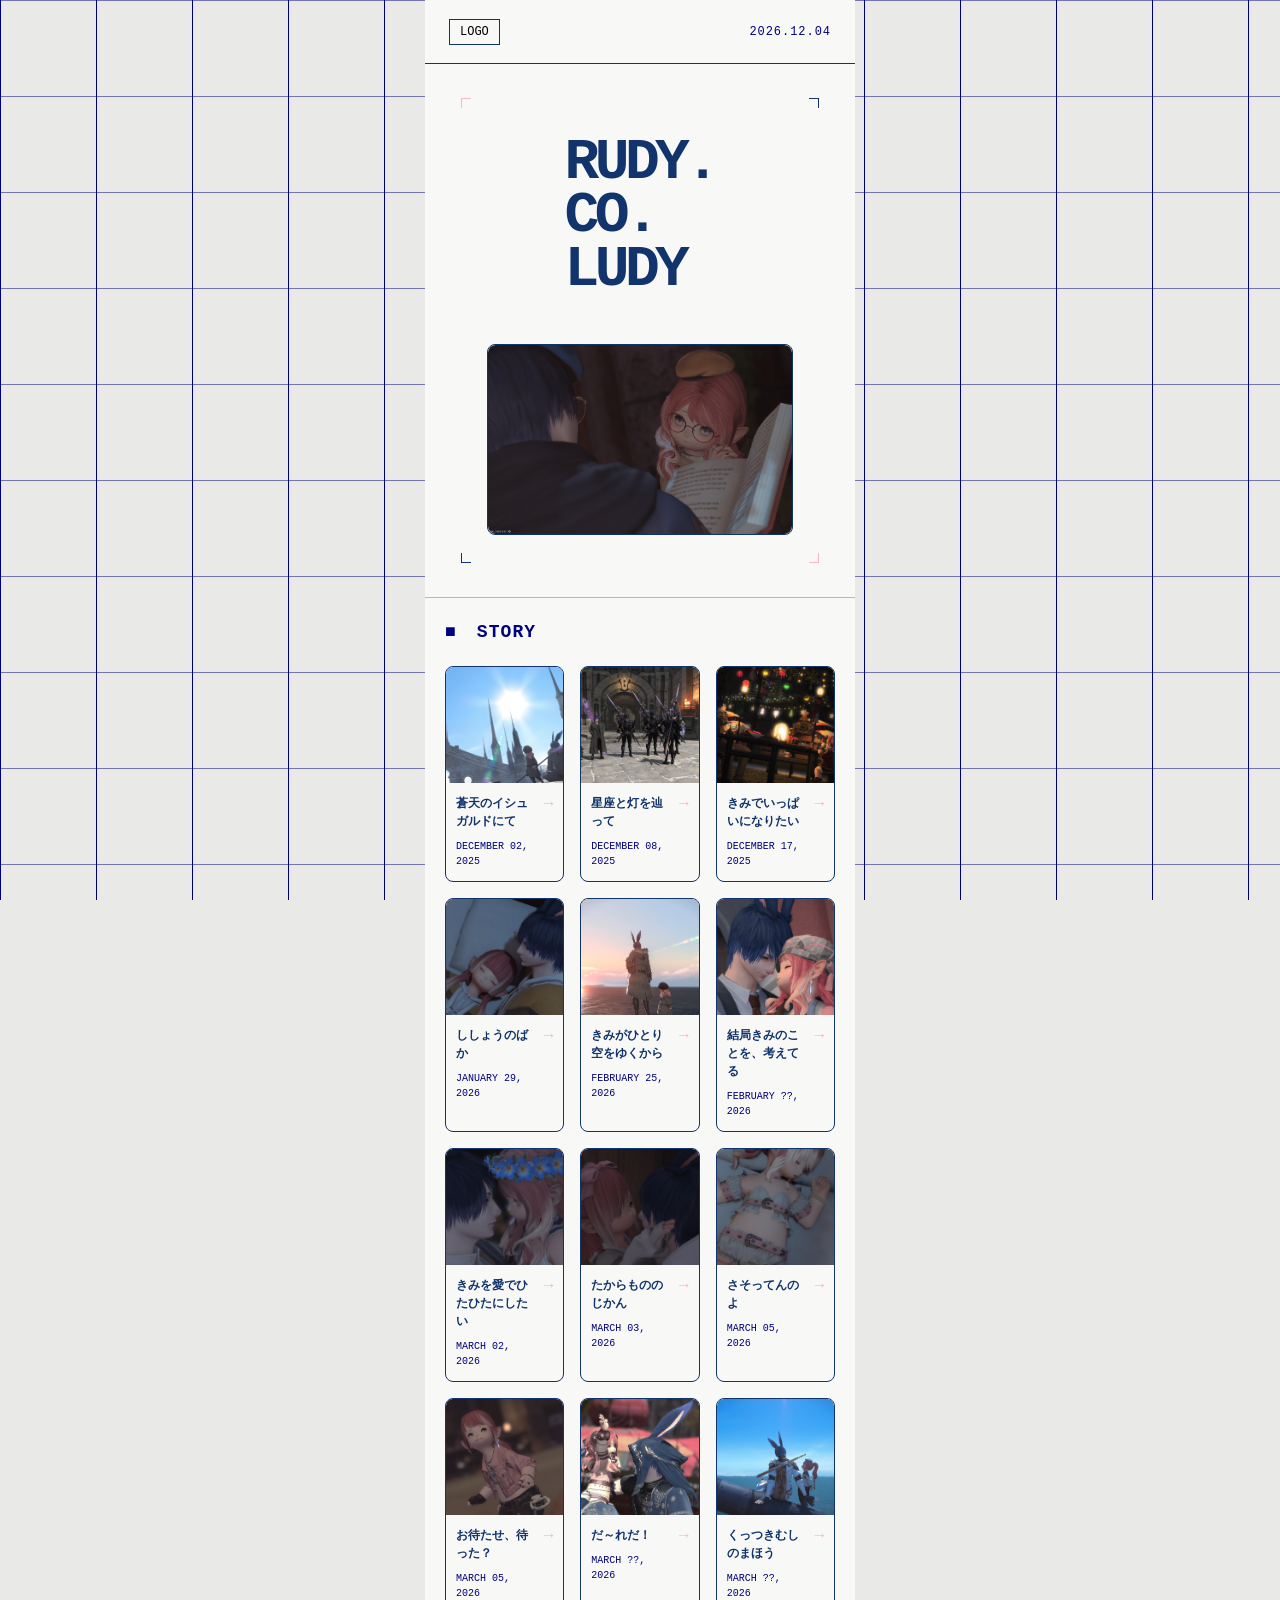
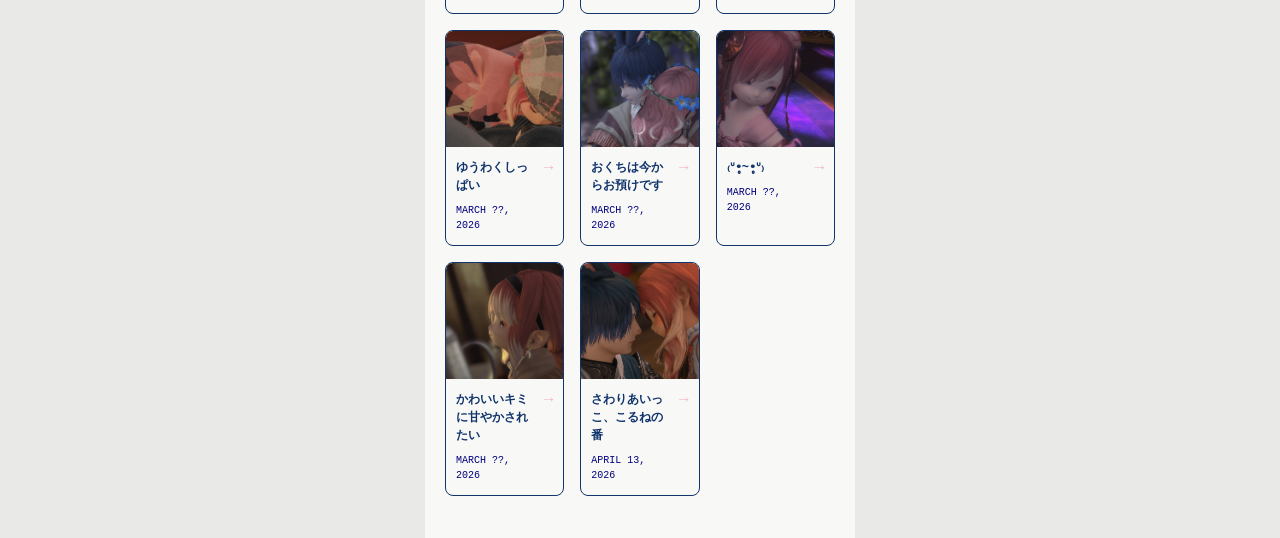
<file: index.html>
<!doctype html>
<html lang="ja">
  <head>
    <meta charset="UTF-8" />
    <meta name="viewport" content="width=device-width, initial-scale=1.0" />
    <meta name="robots" content="noindex,nofollow,noarchive,nosnippet" />
    <title>rudy.co.ludy</title>
    <link rel="stylesheet" href="style.css" />
  </head>
  <body>
    <div class="background-layer"></div>
    <main class="page">
      <header class="top-bar">
        <div class="logo-box">LOGO</div>
        <div class="date" id="currentDate"></div>
      </header>

      <section class="hero">
        <span class="corner c1"></span>
        <span class="corner c2"></span>
        <span class="corner c3"></span>
        <span class="corner c4"></span>

        <h1 class="main-logo">
          RUDY.<br />
          CO.<br />
          LUDY
        </h1>
        <div class="hero-image">
          <img id="randomImage" src="" alt="" />
        </div>
      </section>

      <section class="story-section">
        <div class="section-title">
          <span>■</span>
          STORY
        </div>

        <div class="story-list" id="storyList"></div>
      </section>
    </main>
  </body>
</html>

<script src="js/stories.js"></script>
<script src="js/main.js"></script>
</file>
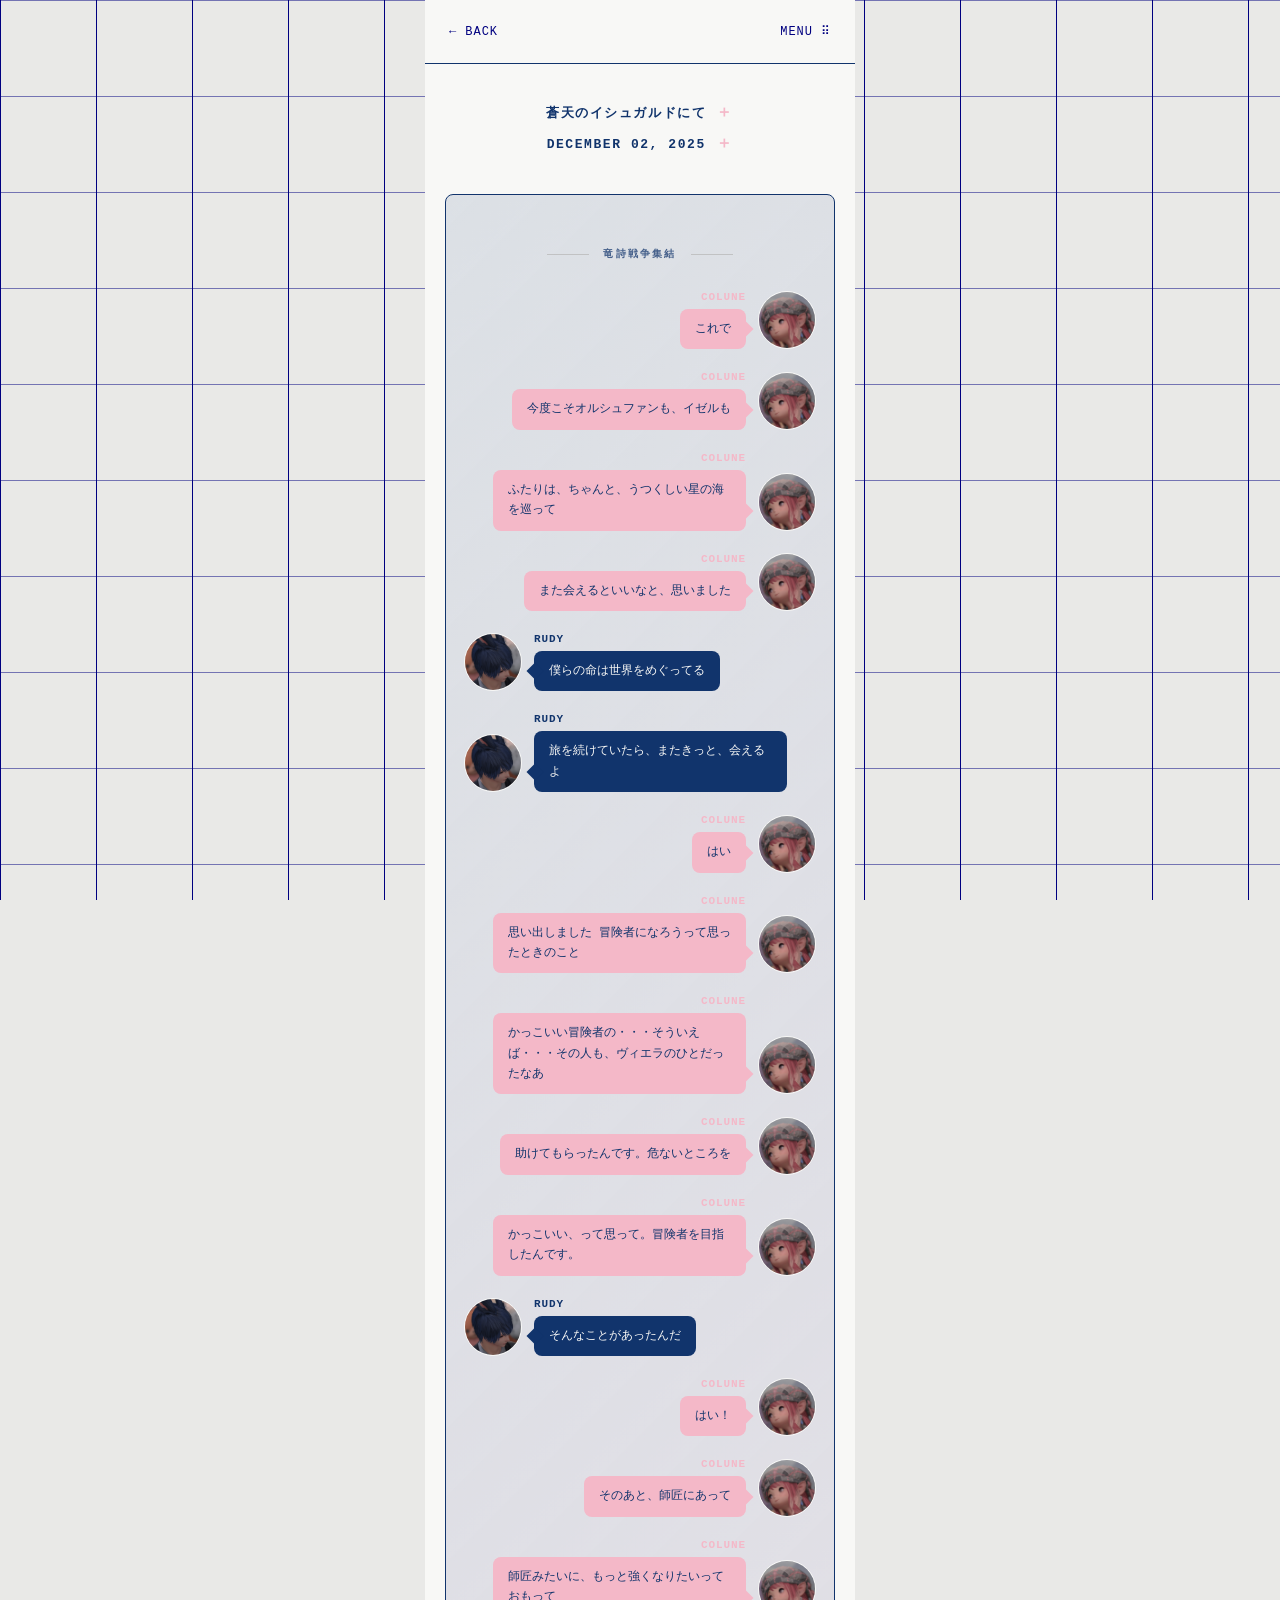
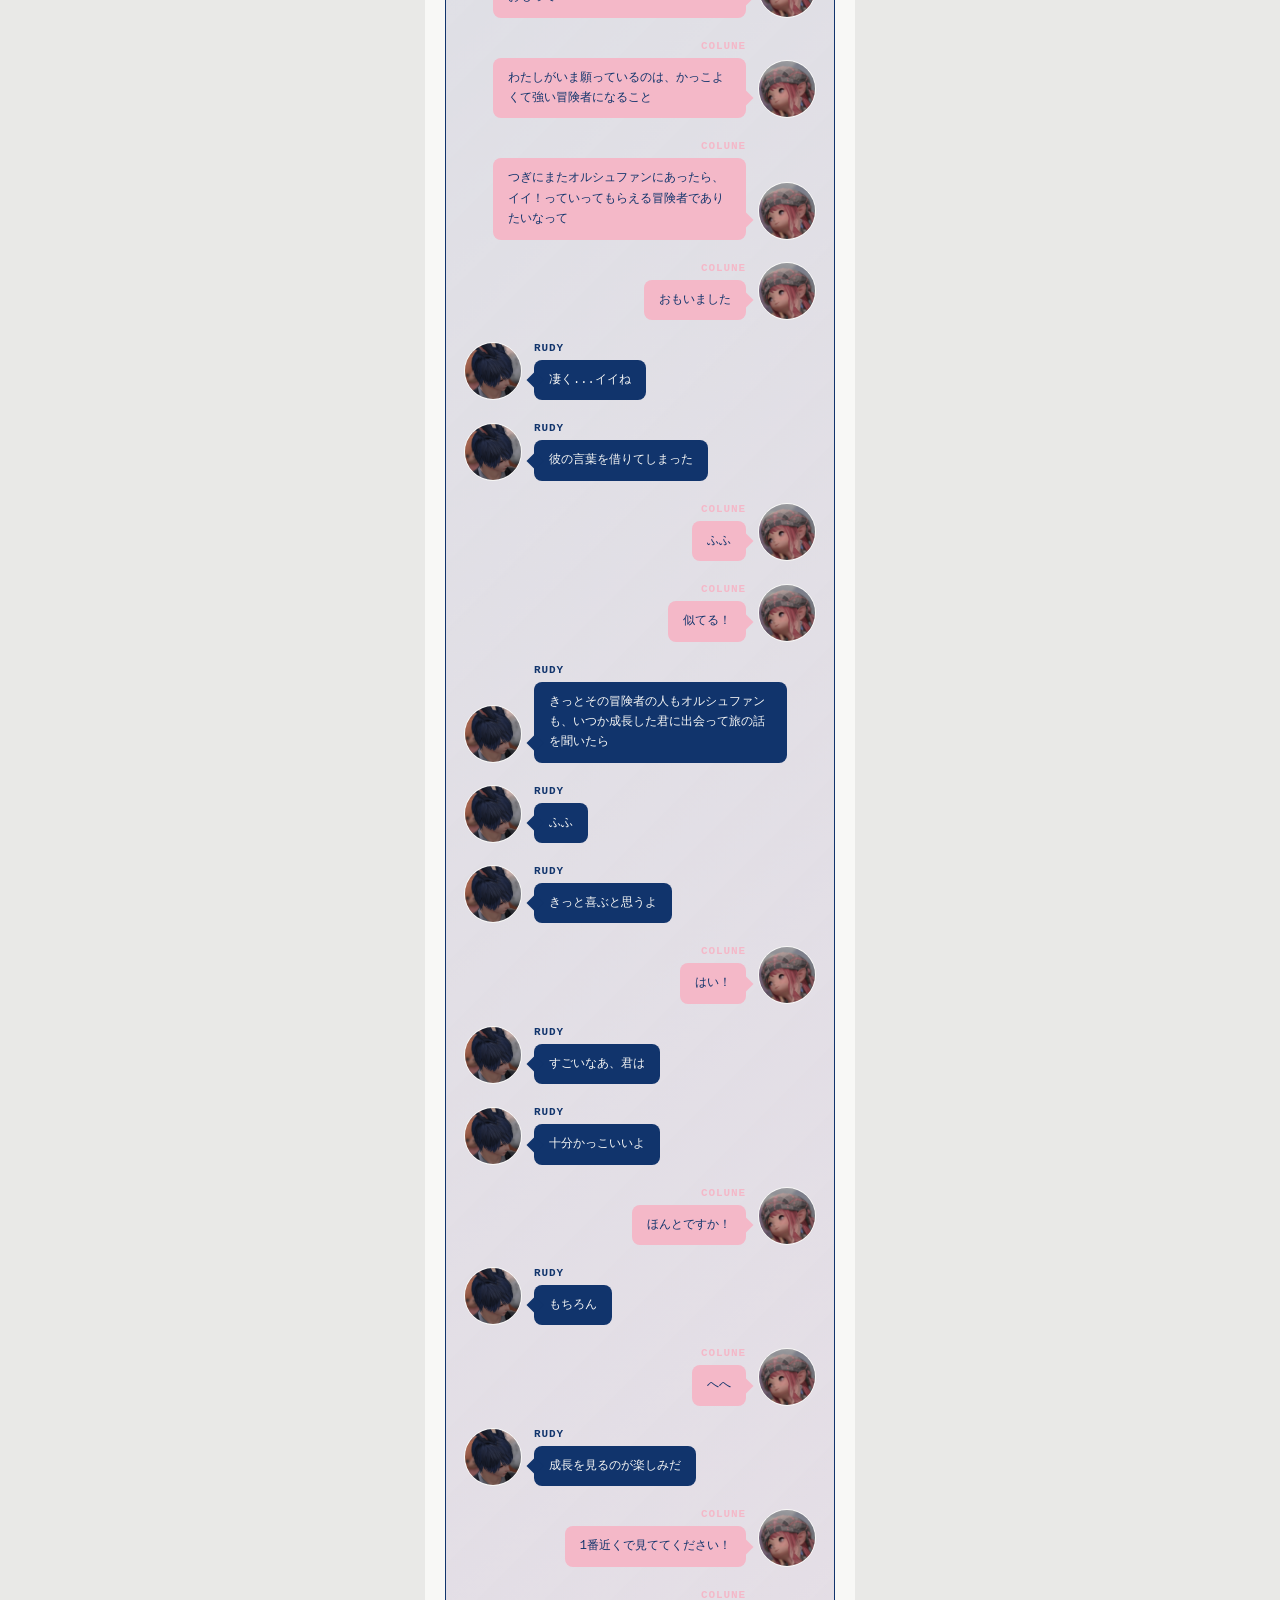
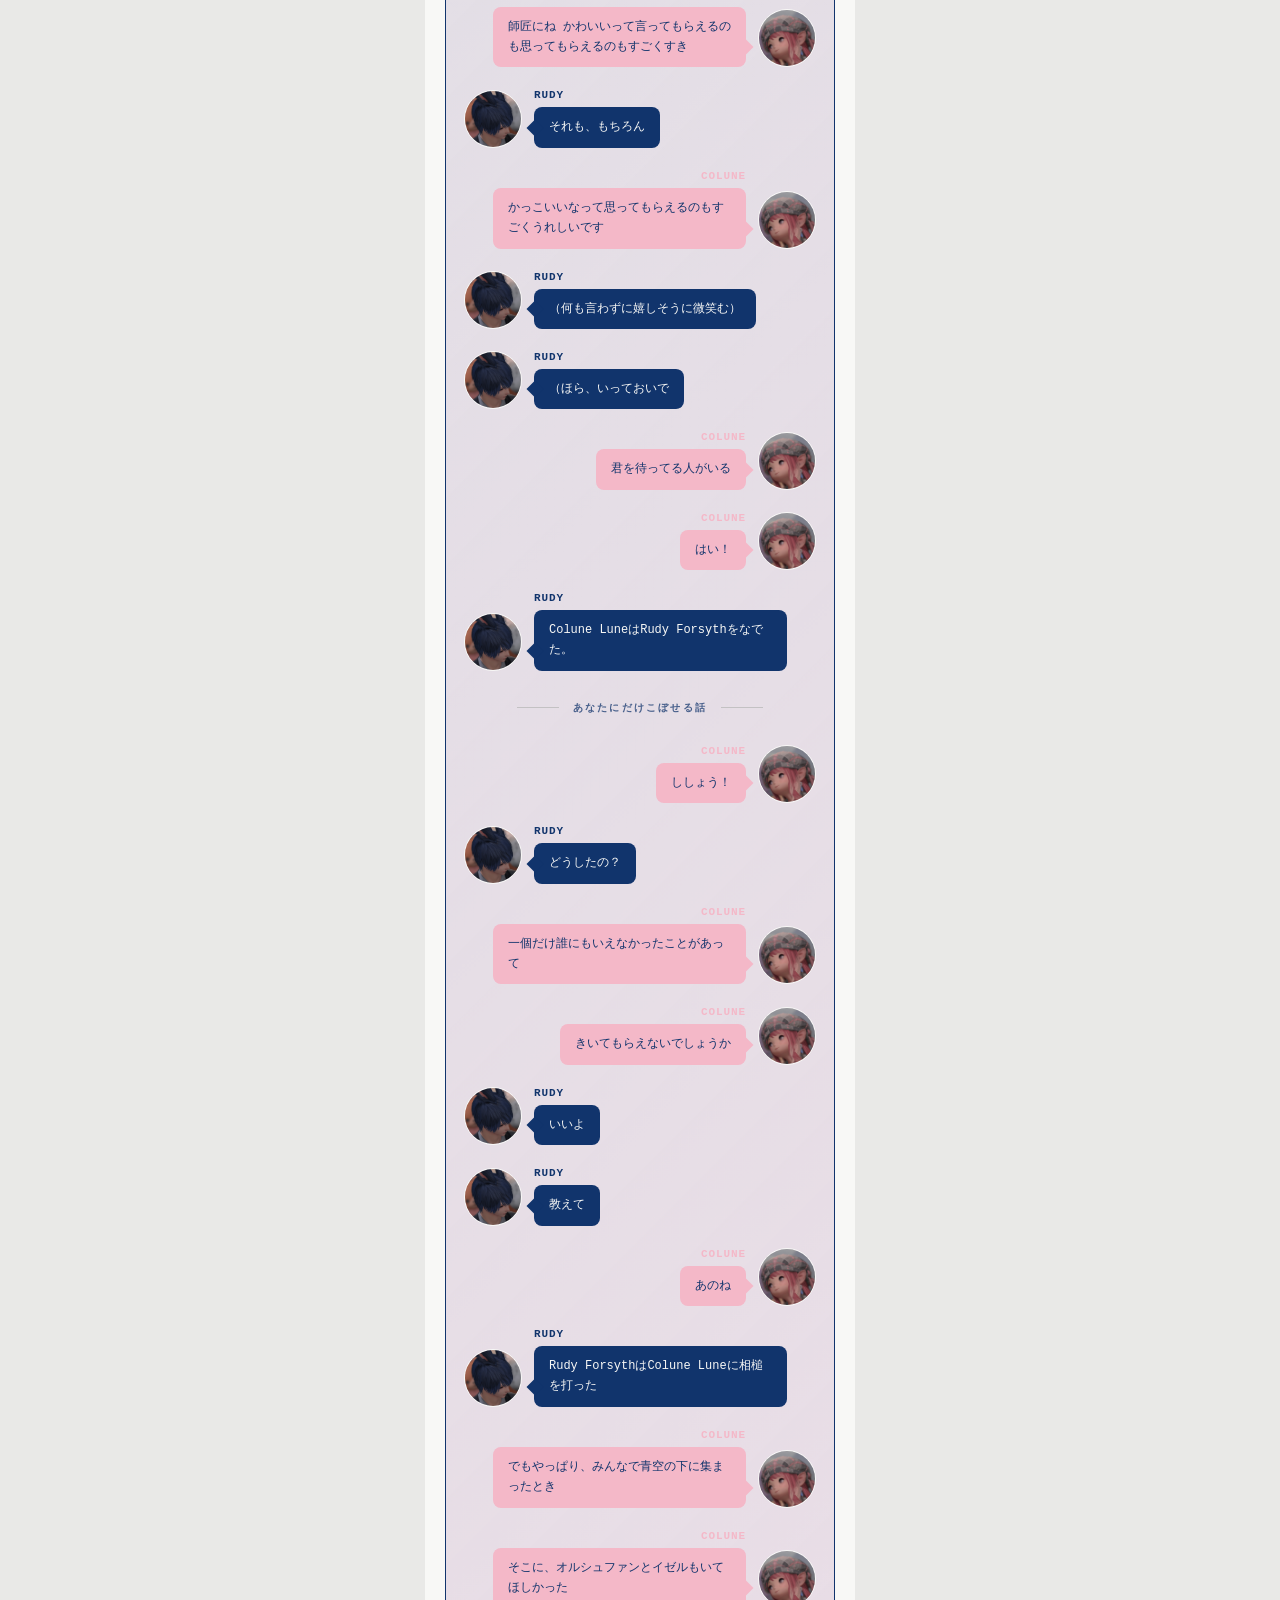
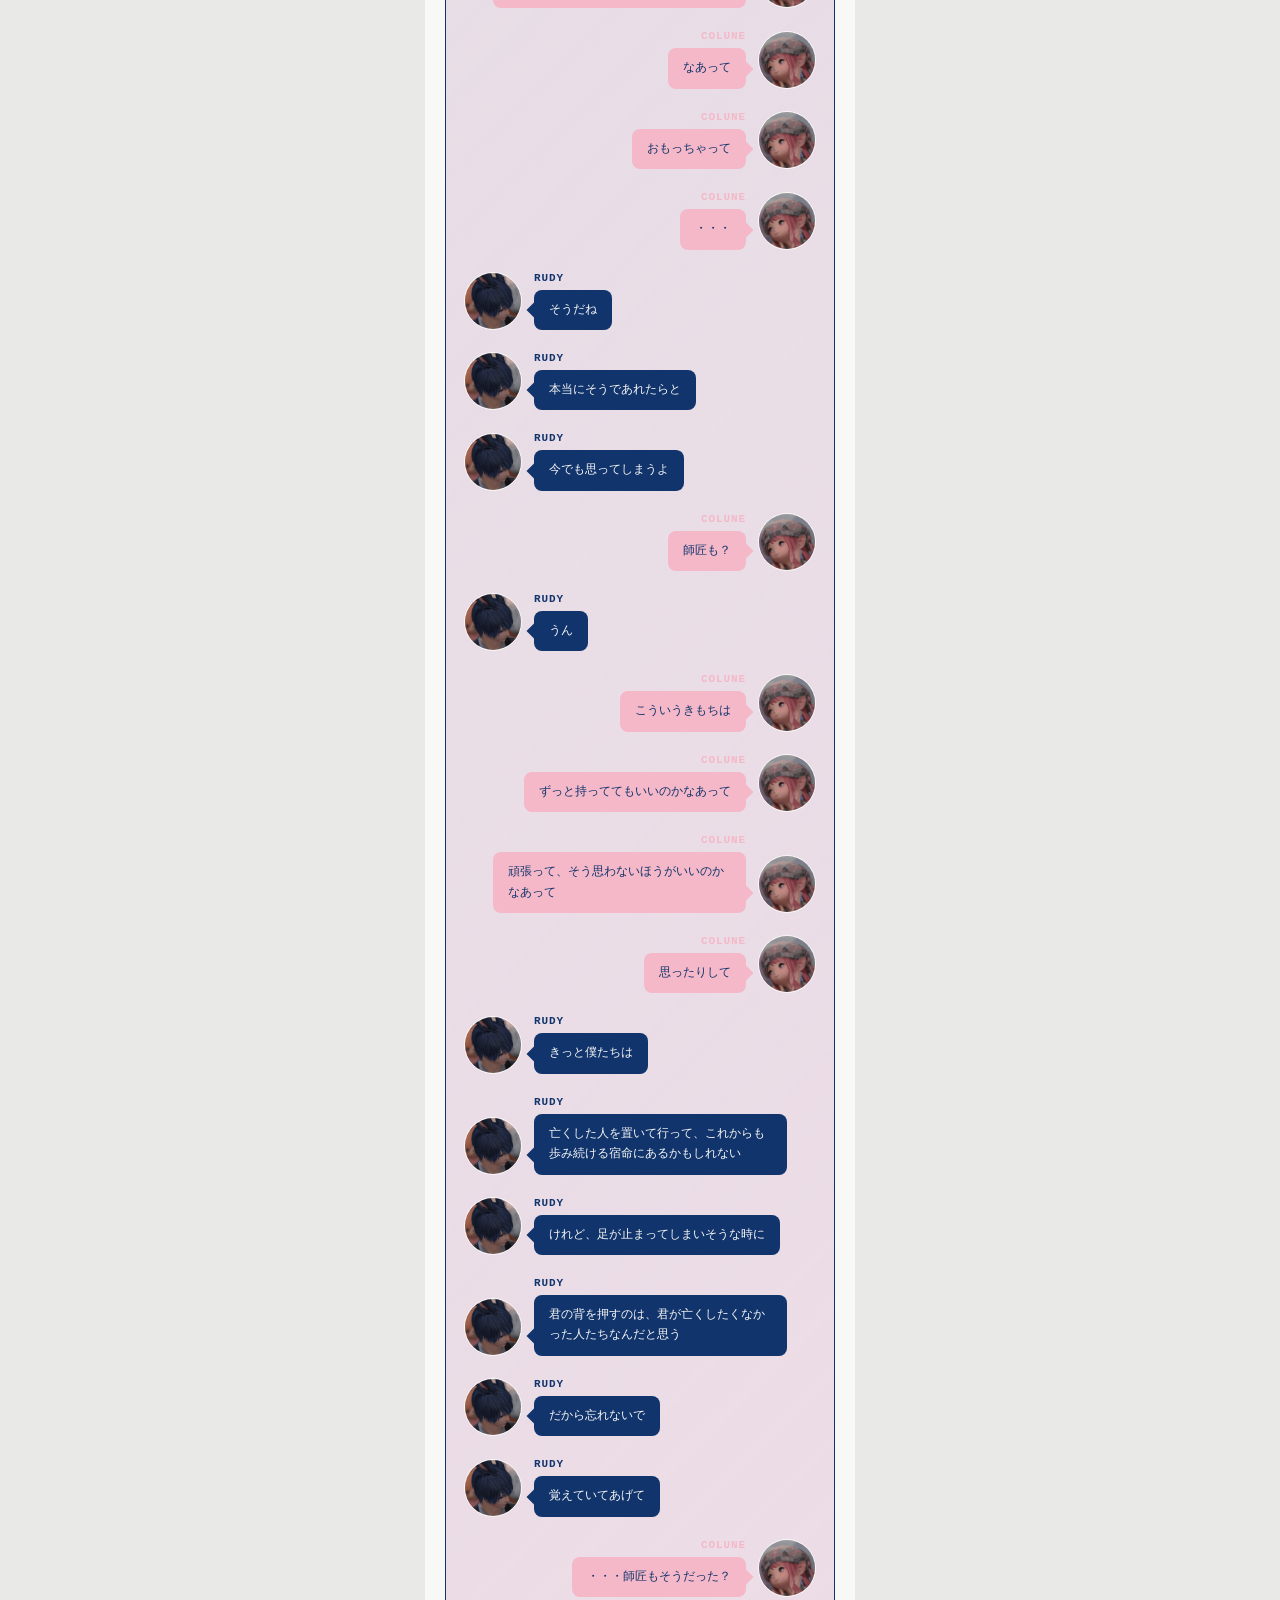
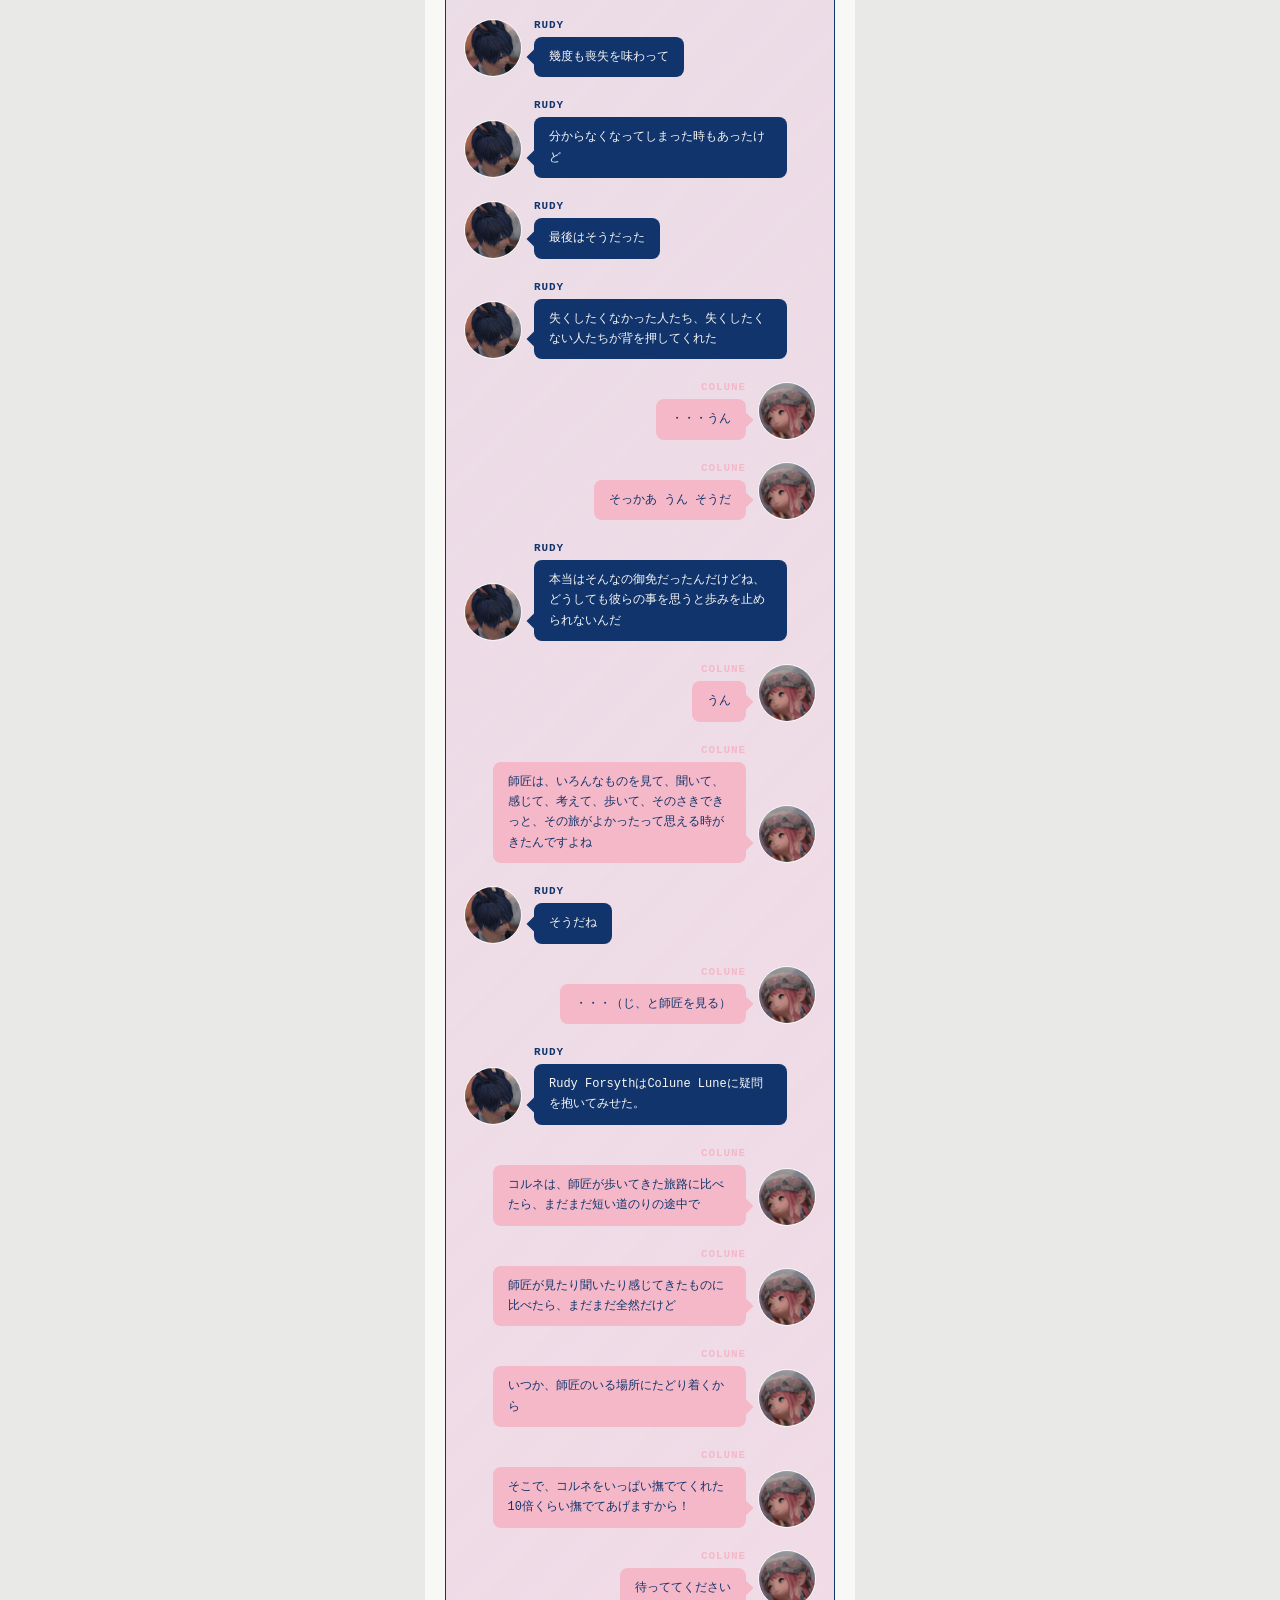
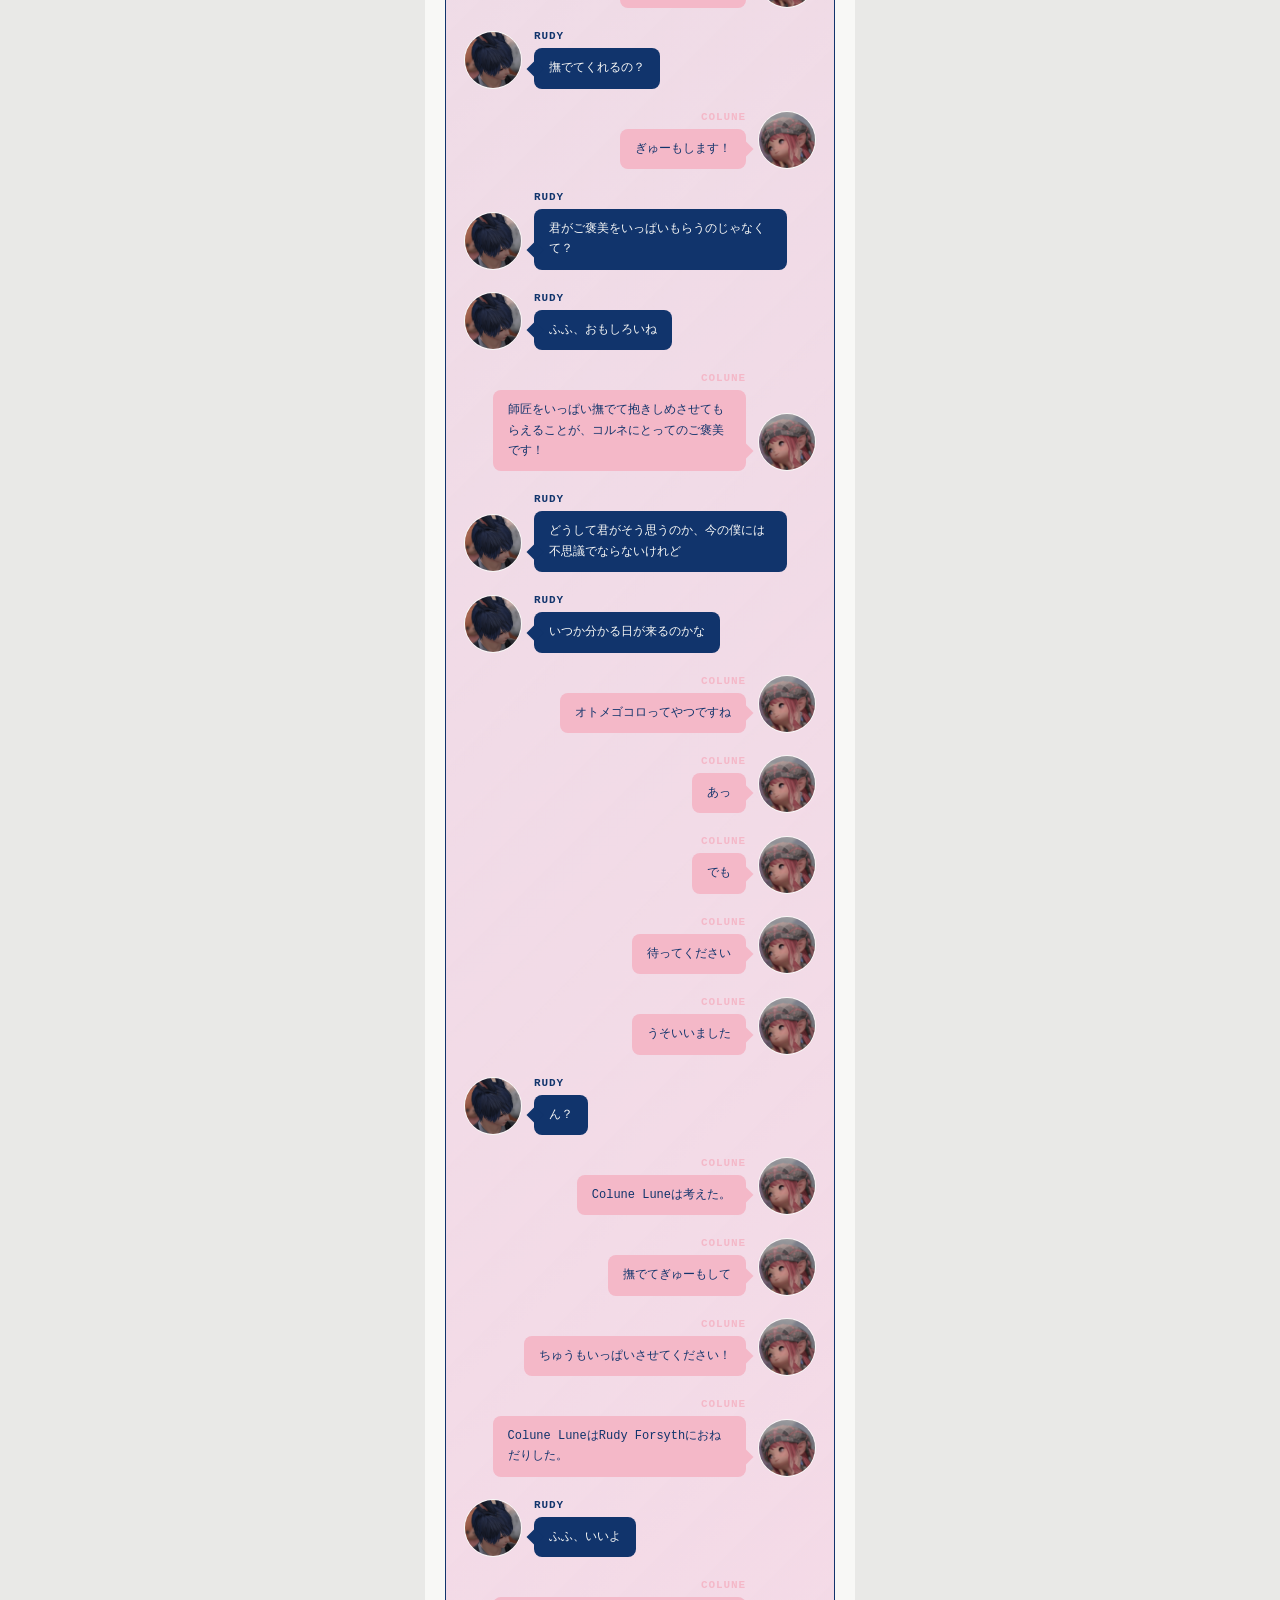
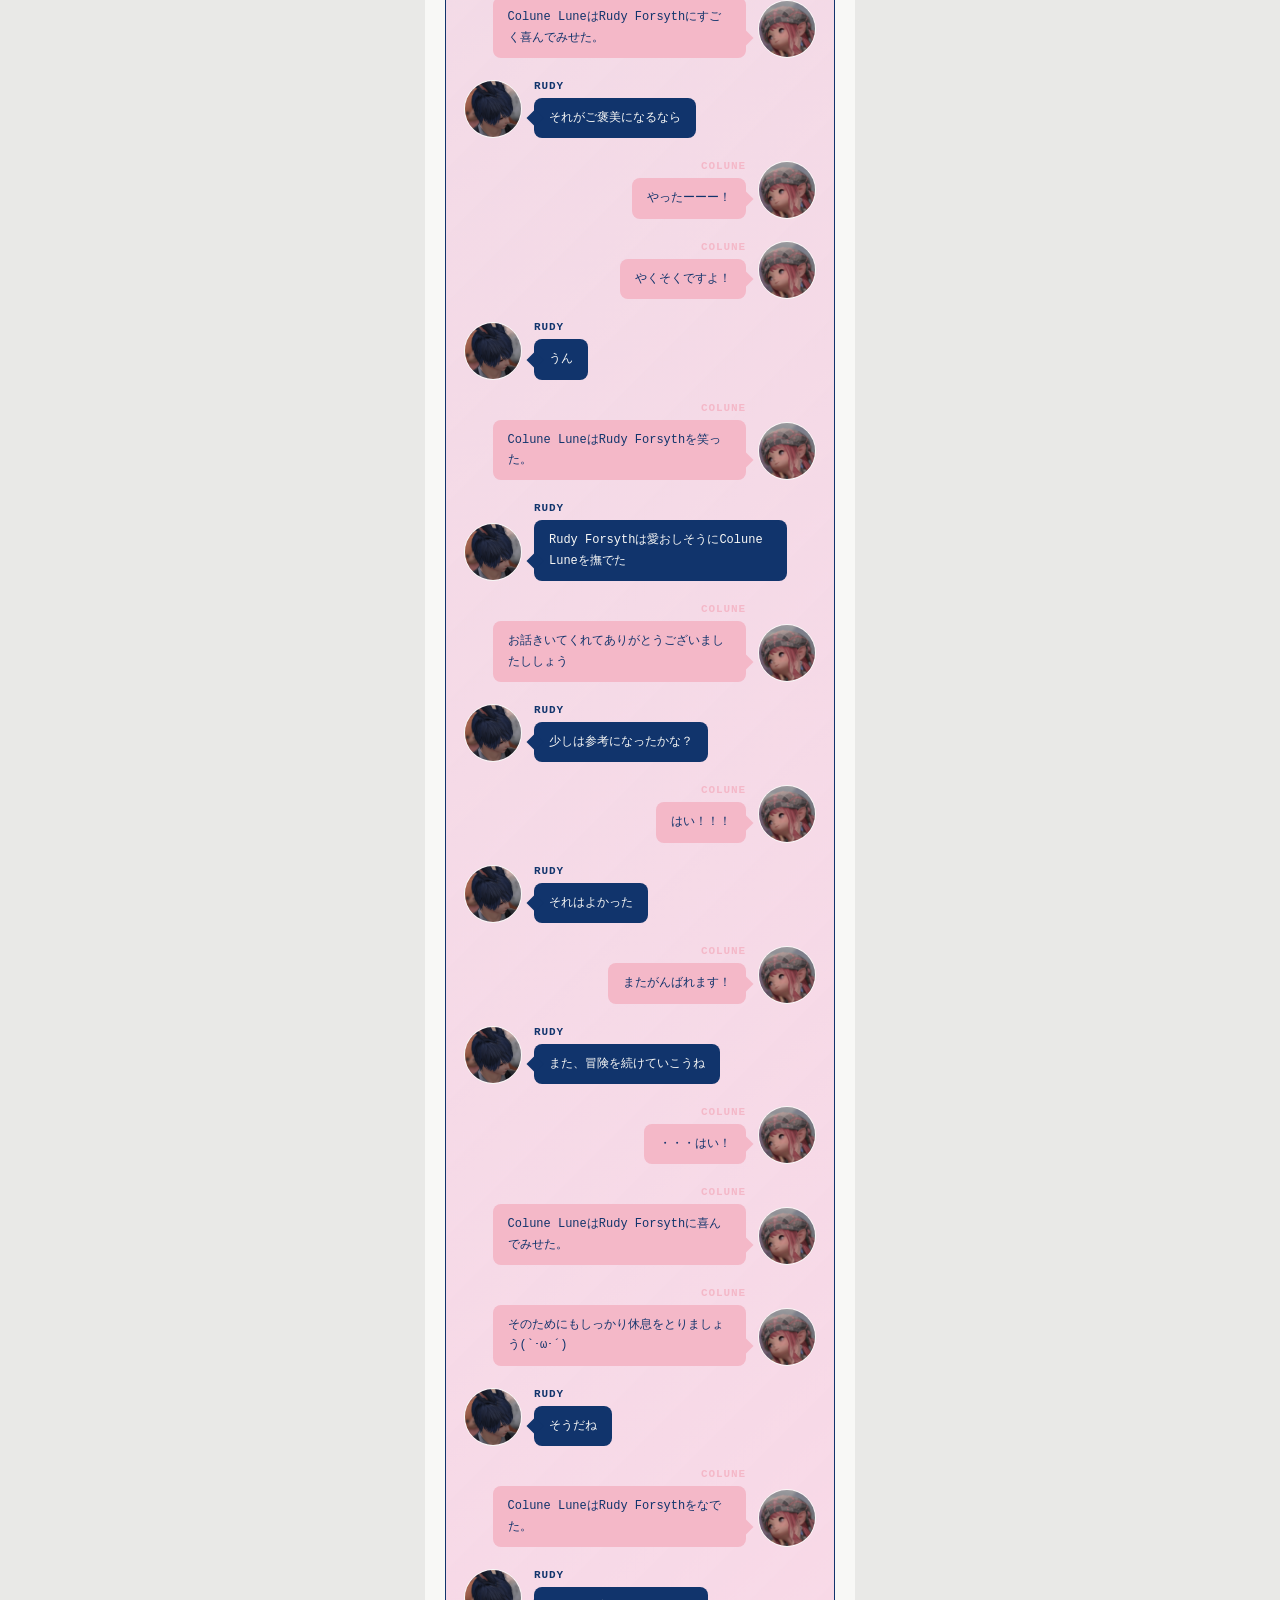
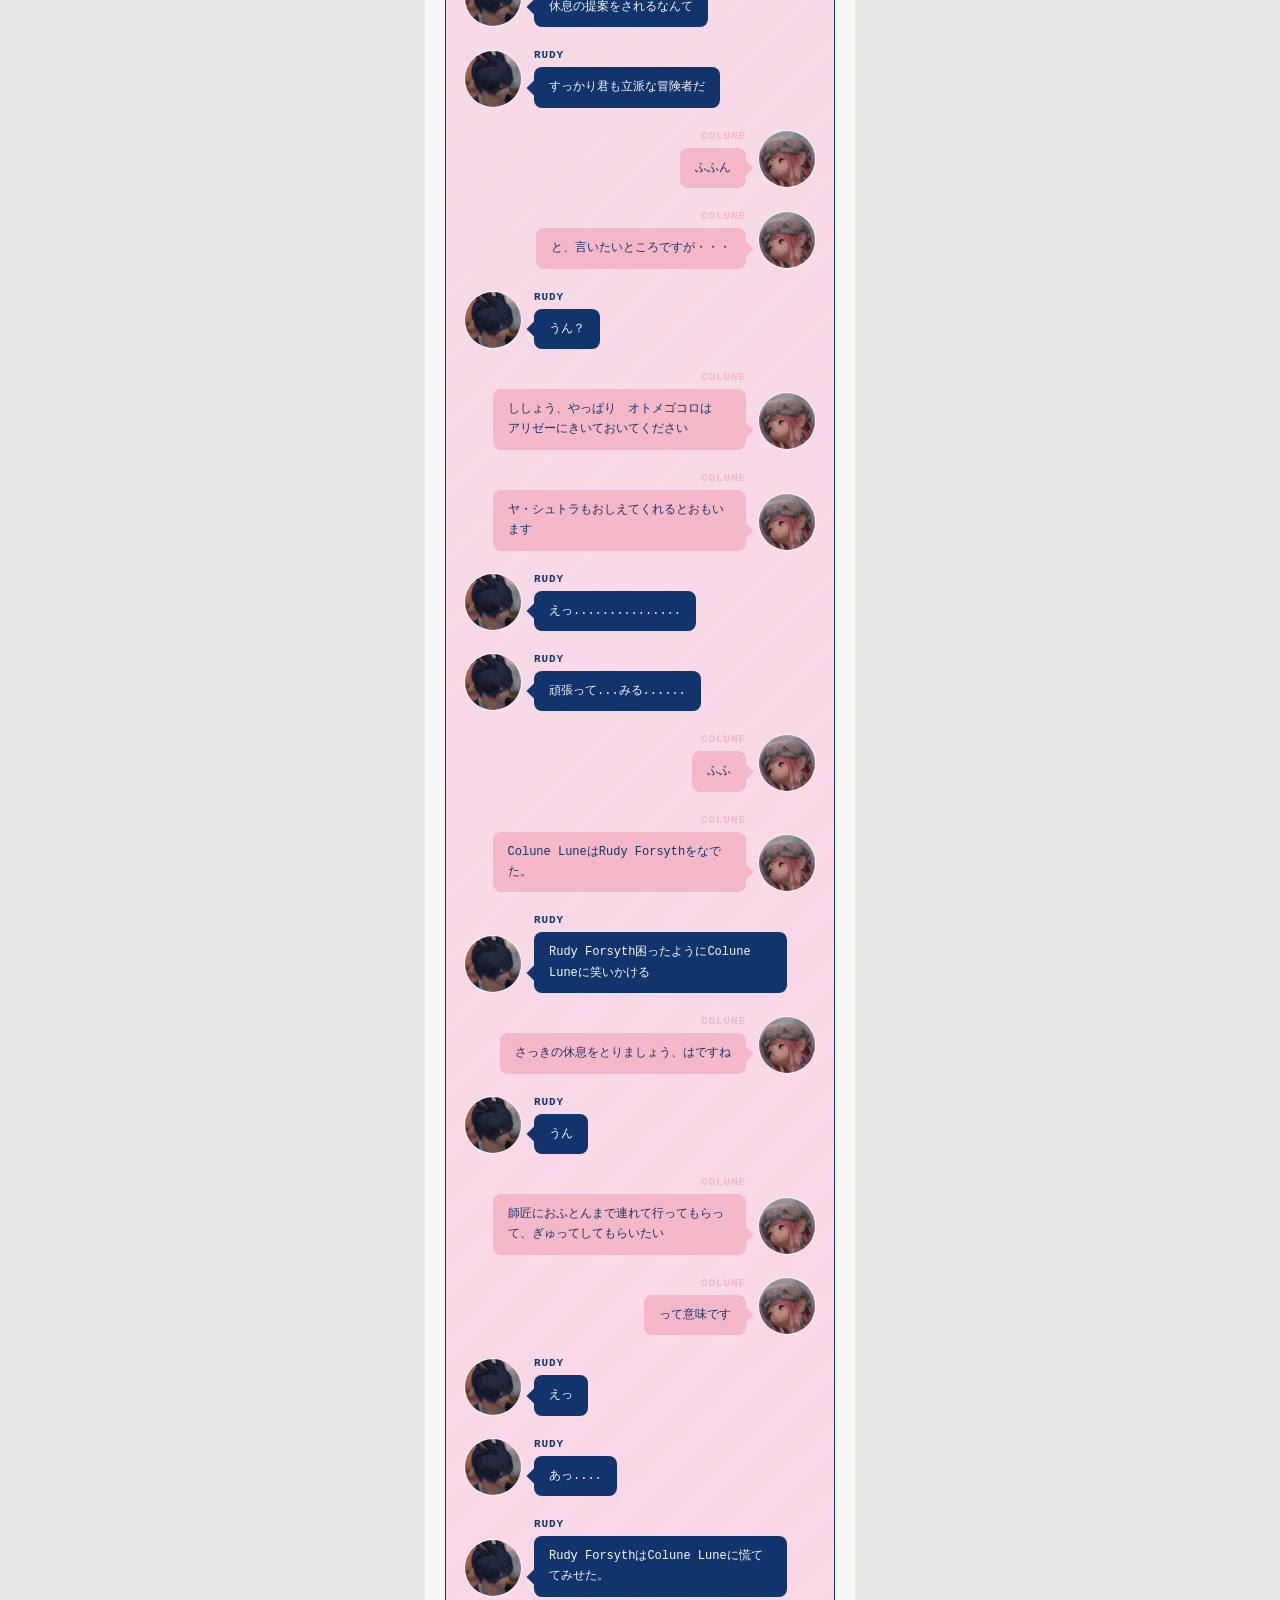
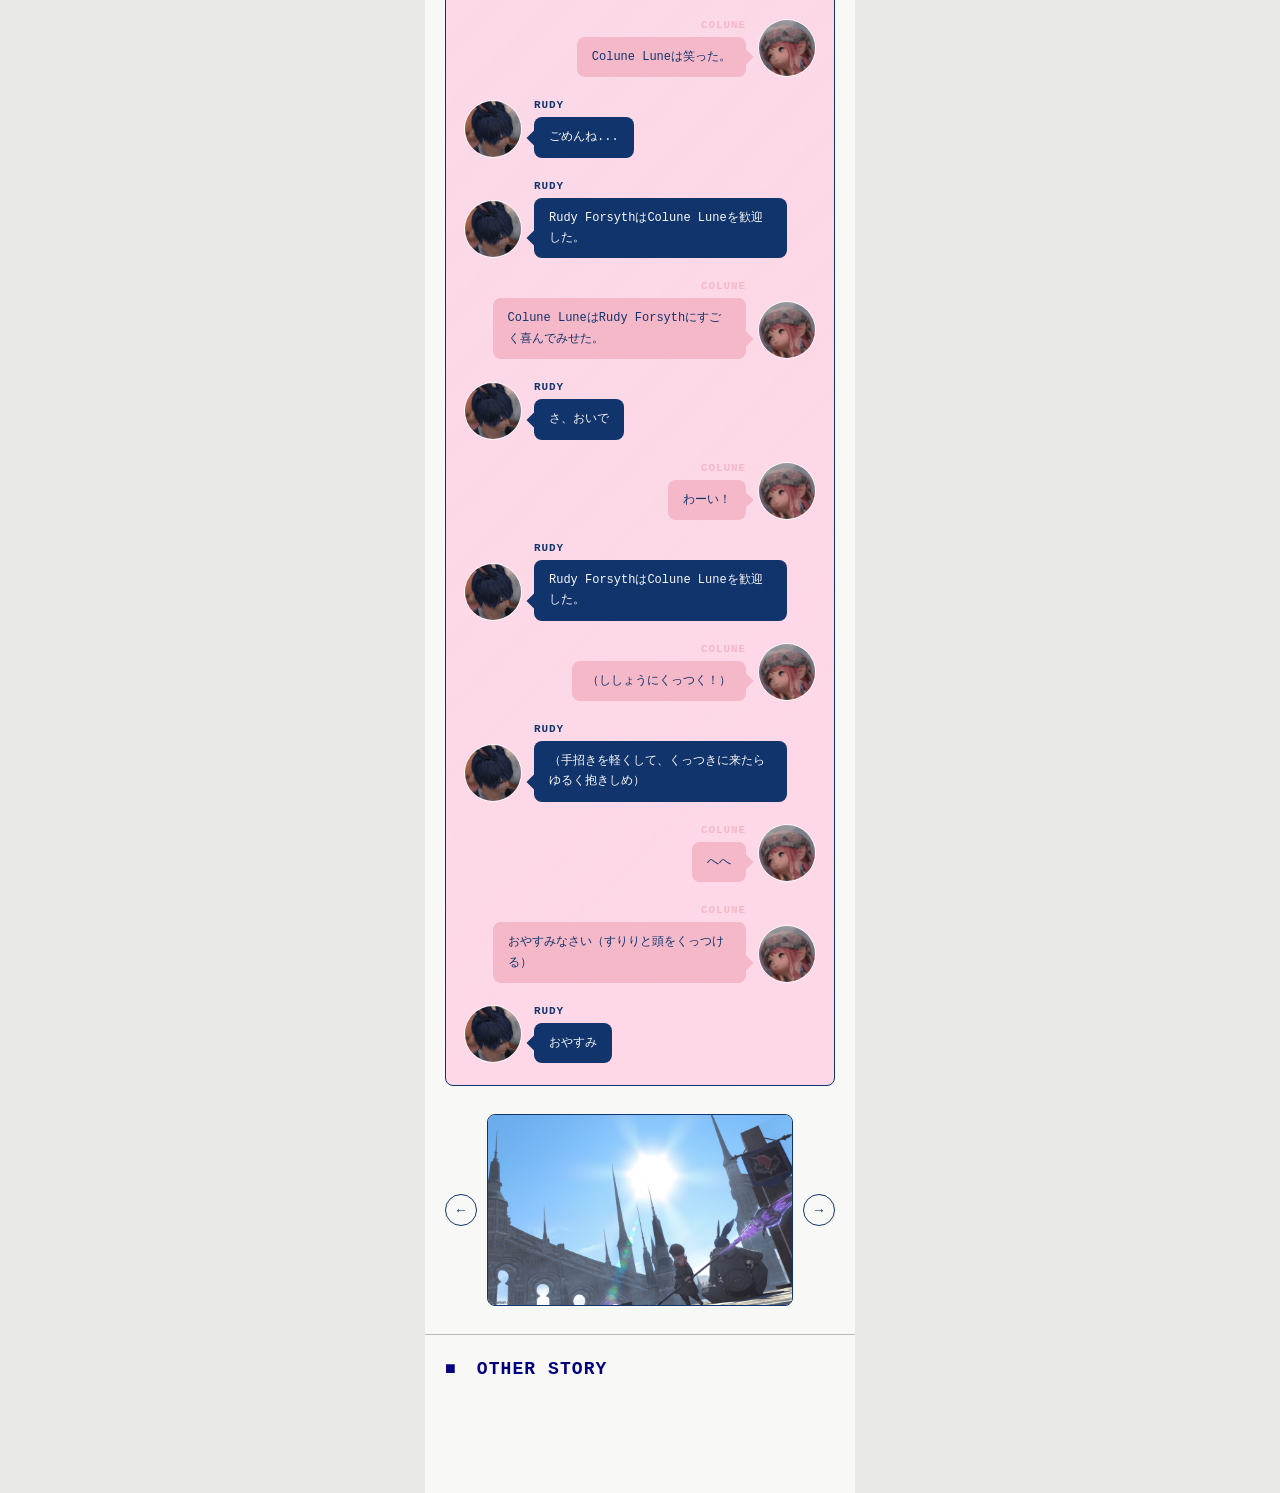
<file: story.html>
<!doctype html>
<html lang="ja">
  <head>
    <meta charset="UTF-8" />
    <meta name="viewport" content="width=device-width, initial-scale=1.0" />
    <title>rudy.co.ludy</title>
    <link rel="stylesheet" href="style.css" />
  </head>
  <body>
    <main class="page detail-page">
      <header class="top-bar">
        <a href="index.html" class="back">← BACK</a>
        <div class="menu">MENU ⠿</div>
      </header>

      <section class="story-meta">
        <div class="story-meta-item" id="storyTitle">
          STORY TITLE
          <span>＋</span>
        </div>

        <div class="story-meta-item" id="storyDescription">
          STORY DESCRIPTION
          <span>＋</span>
        </div>
      </section>

      <section class="chat-box" id="chatBox">
        <div class="chat-message right colune">
          <div class="chat-body">
            <div class="chat-name-colune"></div>
            <div class="chat-bubble"></div>
          </div>
          <img class="chat-icon" src="images/colune.png" alt="COLUNE" />
        </div>

        <div class="chat-message left rudy">
          <img class="chat-icon" src="images/rudy.png" alt="RUDY" />
          <div class="chat-body">
            <div class="chat-name"></div>
            <div class="chat-bubble"></div>
          </div>
        </div>
      </section>

      <section class="story-gallery-section">
        <button class="gallery-button prev" id="galleryPrev">←</button>

        <div class="story-gallery-viewport">
          <div class="story-gallery-track" id="storyGallery"></div>
        </div>

        <button class="gallery-button next" id="galleryNext">→</button>
      </section>

      <section class="story-section other">
        <div class="section-title">
          <span>■</span>
          OTHER STORY
        </div>

        <!-- <div class="story-list">
          <a href="story.html?id=4" class="story-card">
            <div class="image-box">＋</div>
            <div class="story-info">
              <div>
                <h2>STORY 04</h2>
                <p>MAY 07, 2026</p>
              </div>
              <span>→</span>
            </div>
          </a>

          <a href="story.html?id=5" class="story-card">
            <div class="image-box">＋</div>
            <div class="story-info">
              <div>
                <h2>STORY 05</h2>
                <p>MAY 06, 2026</p>
              </div>
              <span>→</span>
            </div>
          </a>

          <a href="story.html?id=6" class="story-card">
            <div class="image-box">＋</div>
            <div class="story-info">
              <div>
                <h2>STORY 06</h2>
                <p>MAY 05, 2026</p>
              </div>
              <span>→</span>
            </div>
          </a>
        </div> -->
      </section>
    </main>
    <script src="js/stories.js"></script>
    <script src="js/story.js"></script>
  </body>
</html>
</file>
<file: style.css>
* {
  box-sizing: border-box;
}

:root {
  --navy: #11346c;
  --pink: #f4b8c8;
  --orange: #ff7a2f;
  --white: #f8f8f6;
  --line: #b8b8b8;
  --black: #111;
}

body {
  margin: 0;
  background: #e9e9e7;
  overflow-x: hidden;
  font-family: "Courier New", monospace, "Zen Maru Gothic", sans-serif;
}

/* PC背景 */
body::before {
  content: "";
  position: fixed;
  inset: 0;
  z-index: 0;

  background:
    linear-gradient(to right, navy 1px, transparent 1px),
    linear-gradient(to bottom, navy, transparent 1px);

  background-size: 96px 96px;
  pointer-events: none;
}

/* 中央スマホUI */
.page {
  position: relative;
  z-index: 1;

  width: 430px;
  min-height: 100vh;
  margin: 0 auto;

  background: #f8f8f6;
  overflow: hidden;
}

/* スマホ時は中央部分だけ全画面 */
@media (max-width: 768px) {
  .background-layer {
    display: none;
  }

  .phone-frame {
    width: 100%;
    min-height: 100vh;
  }
}

a {
  color: navy;
  text-decoration: none;
}

/* スマホ表示 */
@media (max-width: 768px) {
  body::before {
    display: none;
  }

  .page {
    width: 100%;
    margin: 0;
    border-left: none;
    border-right: none;
  }
}

.page::before {
  content: "";
  position: absolute;
  inset: 0;
  pointer-events: none;

  opacity: 0.4;
}

/* header */

.top-bar {
  height: 64px;
  padding: 0 24px;
  border-bottom: 1px solid var(--navy);
  display: flex;
  align-items: center;
  justify-content: space-between;
  position: relative;
  z-index: 1;
}

.logo-box {
  border: 1px solid var(--navy);
  padding: 5px 10px;
  font-size: 12px;
}

.date,
.back,
.menu {
  font-size: 12px;
  color: navy;
  letter-spacing: 0.08em;
}

/* home hero */

.hero {
  min-height: 450px;
  padding: 72px 24px 62px;
  border-bottom: 1px solid var(--line);
  position: relative;
  z-index: 1;

  display: flex;
  flex-direction: column;
  align-items: center;
}

.main-logo {
  margin: auto 0;
  text-align: left;
  font-size: 58px;
  line-height: 0.92;
  letter-spacing: -0.08em;
  font-weight: 900;
  color: var(--navy);
}

/* 画像エリア */
.hero-image {
  width: 80%;
  aspect-ratio: 16 / 10;
  margin: 48px auto 0px;

  border: 1px solid var(--navy);
  border-radius: 8px;
  background: #ddd;

  overflow: hidden;
  position: relative;
}

/* 画像 */
.hero-image img {
  width: 100%;
  height: 100%;
  border-radius: 8px;
  object-fit: cover;
  display: block;
}

.random-button span:first-child {
  color: var(--orange);
}

.corner {
  position: absolute;
  width: 10px;
  height: 10px;
  border-color: var(--line);
}

.c1 {
  top: 34px;
  left: 36px;
  border-top: 1px solid var(--pink);
  border-left: 1px solid var(--pink);
}

.c2 {
  top: 34px;
  right: 36px;
  border-top: 1px solid var(--navy);
  border-right: 1px solid var(--navy);
}

.c3 {
  bottom: 34px;
  left: 36px;
  border-bottom: 1px solid var(--navy);
  border-left: 1px solid var(--navy);
}

.c4 {
  bottom: 34px;
  right: 36px;
  border-bottom: 1px solid var(--pink);
  border-right: 1px solid var(--pink);
}

/* story list */

.story-section {
  padding: 24px 20px 42px;
  position: relative;
  z-index: 1;
}

.section-title {
  margin-bottom: 24px;
  font-size: 18px;
  color: navy;
  letter-spacing: 0.06em;
  font-weight: 700;
}

.section-title span {
  margin-right: 8px;
}

/* =====================
   STORY GRID
===================== */

.story-list {
  display: grid;

  grid-template-columns: repeat(3, 1fr);

  gap: 16px;

  margin-top: 16px;
}

/* カード */
.story-card {
  border: 1px solid var(--navy);
  border-radius: 8px;

  background: var(--white);

  overflow: hidden;

  display: flex;
  flex-direction: column;

  min-width: 0;
}

/* 画像 */
.image-box {
  height: 116px;

  overflow: hidden;
  position: relative;
}

.image-box img {
  width: 100%;
  height: 100%;

  object-fit: cover;
  object-position: center;

  display: block;
}

/* 情報 */
.story-info {
  padding: 12px 10px;

  display: flex;
  justify-content: space-between;
  align-items: flex-start;

  gap: 8px;

  flex: 1;
}

.story-info h2 {
  margin: 0 0 8px;

  font-size: 12px;
  line-height: 1.5;

  color: var(--navy);

  word-break: break-word;
}

.story-info p {
  margin: 0;

  font-size: 10px;
  line-height: 1.5;
}

/* arrow */
.story-info span {
  flex-shrink: 0;

  color: var(--pink);
}

/* =====================
   MOBILE
===================== */

@media (max-width: 768px) {
  .story-list {
    grid-template-columns: repeat(2, 1fr);

    gap: 14px;
  }

  .image-box {
    height: 140px;
  }
}

/* detail */

.detail-page {
  padding-bottom: 48px;
}

.detail-hero {
  height: 96px;
  display: flex;
  flex-direction: column;
  align-items: center;
  justify-content: center;
}

.arc {
  width: 160px;
  height: 40px;
  border-top: 1px solid var(--navy);
  border-radius: 50%;
}

.dot {
  width: 20px;
  height: 8px;
  margin-top: -12px;
  background: var(--navy);
}

.character-box {
  margin: 0 20px;
  border: 1px solid var(--line);
  position: relative;
  z-index: 1;
}

.character-row {
  min-height: 150px;
  padding: 28px 20px;
  border-bottom: 1px solid var(--line);
  display: flex;
  align-items: center;
  gap: 24px;
}

.character-row.reverse {
  flex-direction: row-reverse;
  text-align: left;
}

.character-row:last-child {
  border-bottom: none;
}

.circle {
  width: 88px;
  height: 88px;
  border: 1px solid var(--line);
  border-radius: 50%;
  display: flex;
  align-items: center;
  justify-content: center;
  flex-shrink: 0;
}

.character-text {
  flex: 1;
}

.character-text h2 {
  margin: 0;
  font-size: 22px;
}

.character-text p {
  margin: 4px 0 16px;
  font-size: 11px;
  font-weight: 700;
}

.info-line {
  height: 30px;
  border: 1px solid var(--line);
  padding: 7px 10px;
  font-size: 11px;
  display: flex;
  justify-content: space-between;
}

.story-detail-box {
  margin: 18px 20px 0;
  padding: 14px;
  border: 1px solid var(--line);
  position: relative;
  z-index: 1;
}

.detail-line {
  height: 32px;
  border: 1px solid var(--line);
  margin-bottom: 10px;
  padding: 8px 12px;
  display: flex;
  justify-content: space-between;
  font-size: 13px;
  font-weight: 700;
}

.detail-line:last-child {
  margin-bottom: 0;
}

.other {
  border-top: 1px solid var(--line);
  margin-top: 28px;
}

/* =====================
   STORY DETAIL CHAT UI
===================== */

.story-meta {
  margin: 40px 20px 42px;

  display: flex;
  flex-direction: column;
  align-items: center;
  gap: 14px;

  position: relative;
  z-index: 1;
}

.story-meta-item {
  display: flex;
  align-items: center;
  gap: 10px;

  color: var(--navy);

  font-size: 13px;
  font-weight: 700;
  letter-spacing: 0.12em;
}

.story-meta-item span {
  color: var(--pink);

  font-size: 16px;
  line-height: 1;
}

/* チャット全体 */
.chat-box {
  margin: 0 20px;
  padding: 22px 18px;

  border: 1px solid var(--navy);
  border-radius: 8px;
  background: linear-gradient(
    135deg,
    rgba(17, 52, 108, 0.12),
    rgba(255, 214, 231, 0.95)
  );

  position: relative;
  z-index: 1;
}

.chat-subtitle {
  margin: 30px 0 30px;

  display: flex;
  align-items: center;
  justify-content: center;
  gap: 14px;

  color: var(--navy);

  font-size: 10px;
  font-weight: 700;
  letter-spacing: 0.22em;

  opacity: 0.75;
}

.chat-subtitle::before,
.chat-subtitle::after {
  content: "";

  width: 42px;
  height: 1px;

  background: var(--line);
}

.chat-subtitle span {
  display: block;
}

/* メッセージ */
.chat-message {
  display: flex;
  align-items: flex-end;
  gap: 12px;

  margin-bottom: 22px;
}

.chat-message:last-child {
  margin-bottom: 0;
}

.chat-message.right {
  justify-content: flex-end;
}

/* アイコン画像 */
.chat-icon {
  width: 58px;
  height: 58px;

  border: 1px solid var(--white);
  border-radius: 50%;

  object-fit: cover;
  display: block;

  background: var(--white);
  flex-shrink: 0;
}

.chat-body {
  max-width: 72%;
  min-width: 0;
}

.chat-message.right .chat-body {
  text-align: right;
}

.chat-name {
  margin-bottom: 6px;

  color: var(--navy);

  font-size: 11px;
  font-weight: 700;
  letter-spacing: 0.08em;
}

.chat-name-colune {
  margin-bottom: 6px;

  color: var(--pink);

  font-size: 11px;
  font-weight: 700;
  letter-spacing: 0.08em;
}

/* 共通吹き出し */
.chat-bubble {
  position: relative;

  padding: 10px 15px;

  border-radius: 8px;

  font-size: 12px;
  line-height: 1.7;
  text-align: left;

  overflow-wrap: break-word;
}

/* RUDY：navy背景＋白文字 */
.chat-message.rudy .chat-bubble {
  background: var(--navy);
  color: var(--white);
}

/* COLUNE：ピンク背景＋navy文字 */
.chat-message.colune .chat-bubble {
  background: var(--pink);
  color: var(--navy);
}

/* RUDYしっぽ */
.chat-message.rudy .chat-bubble::before {
  content: "";

  position: absolute;
  left: -5px;
  bottom: 14px;

  width: 12px;
  height: 12px;

  background: var(--navy);

  transform: rotate(45deg);
}

/* COLUNEしっぽ */
.chat-message.colune .chat-bubble::before {
  content: "";

  position: absolute;
  right: -5px;
  bottom: 14px;

  width: 12px;
  height: 12px;

  background: var(--pink);

  transform: rotate(45deg);
}

@media (max-width: 768px) {
  .story-detail-box {
    margin: 18px 16px 20px;
  }

  .chat-box {
    margin: 0 16px;
    padding: 20px 14px;
  }

  .chat-icon {
    width: 52px;
    height: 52px;
  }

  .chat-body {
    max-width: 74%;
  }
}

/* =====================
   STORY GALLERY SLIDER
===================== */
.story-gallery-section {
  margin: 28px 20px 0;

  display: grid;
  grid-template-columns: 32px 1fr 32px;
  align-items: center;
  gap: 10px;

  position: relative;
  z-index: 1;
}

.story-gallery-viewport {
  width: 100%;
  overflow: hidden;

  border: 1px solid var(--navy);
  border-radius: 8px;
  background: #ddd;
}

.story-gallery-track {
  display: flex;
  width: 100%;

  transition: transform 0.45s ease;
}

.story-gallery-image {
  flex: 0 0 100%;
  aspect-ratio: 16 / 10;

  overflow: hidden;
  position: relative;
}

.story-gallery-image img {
  width: 100%;
  height: 100%;

  object-fit: cover;
  object-position: center;

  display: block;
}

.story-gallery-image::before {
  content: "";

  position: absolute;
  inset: 12px;

  pointer-events: none;
  z-index: 2;
}

.gallery-button {
  width: 32px;
  height: 32px;

  border: 1px solid var(--navy);
  border-radius: 999px;

  background: var(--white);
  color: var(--navy);

  font-size: 14px;
  cursor: pointer;
}

.gallery-button:active {
  transform: scale(0.94);
}
</file>
